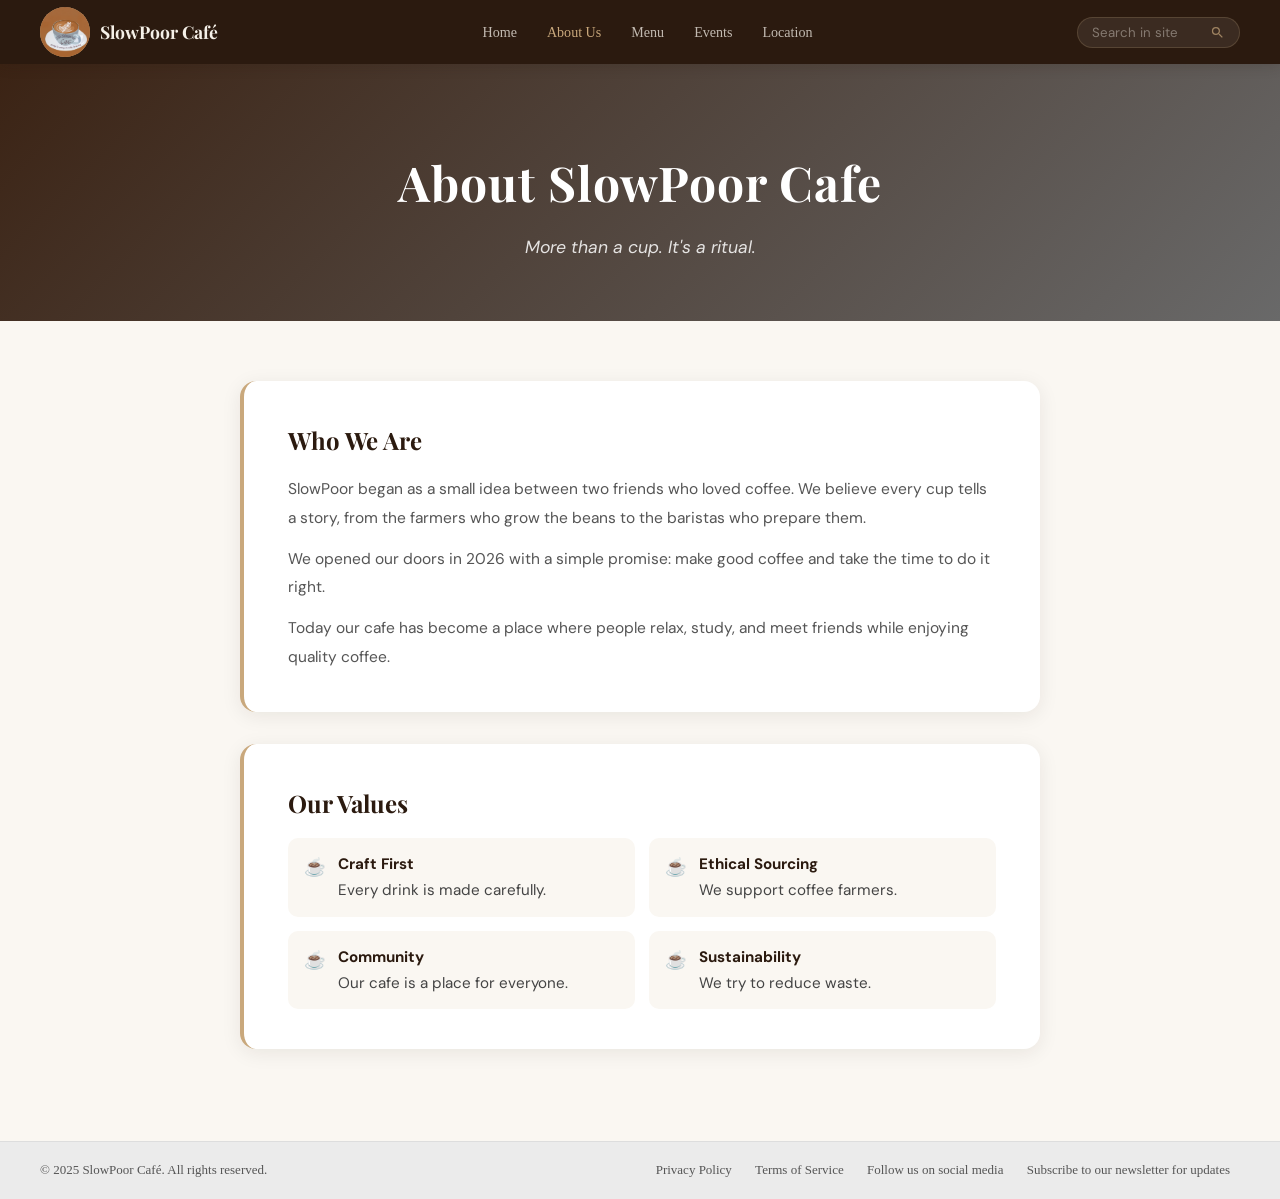
<file: about.html>
<!DOCTYPE html>
<html lang="en">
<head>
  <meta charset="UTF-8" />
  <meta name="viewport" content="width=device-width, initial-scale=1.0" />
  <title>About Us – SlowPoor Café</title>
  <link href="https://fonts.googleapis.com/css2?family=Playfair+Display:wght@400;600;700&family=DM+Sans:wght@300;400;500&display=swap" rel="stylesheet" />
  <link rel="stylesheet" href="style.css" />
  <style>
    /* ── About page styles ── */
    .about-hero {
      background: linear-gradient(135deg, #3b2314 0%, #696969 100%);
      color: white;
      text-align: center;
      padding: 80px 20px 60px;
    }
    .about-hero h1 {
      font-family: 'Playfair Display', serif;
      font-size: clamp(2rem, 5vw, 3rem);
      margin-bottom: 12px;
      letter-spacing: 0.02em;
    }
    .about-hero p {
      font-size: 1.1rem;
      opacity: 0.85;
      font-style: italic;
      font-family: 'DM Sans', sans-serif;
    }

    .about-body {
      max-width: 860px;
      margin: 0 auto;
      padding: 60px 30px;
    }

    .about-card {
      background: #fff;
      border-radius: 16px;
      box-shadow: 0 4px 20px rgba(43,26,15,0.08);
      padding: 40px 44px;
      margin-bottom: 32px;
      border-left: 4px solid #c9a87c;
    }

    .about-card h2 {
      font-family: 'Playfair Display', serif;
      font-size: 1.5rem;
      color: #2b1a0f;
      margin-bottom: 16px;
    }

    .about-card p {
      font-family: 'DM Sans', sans-serif;
      color: #555;
      line-height: 1.85;
      margin-bottom: 12px;
      font-size: 0.97rem;
    }

    .about-card p:last-child { margin-bottom: 0; }

    .values-list {
      list-style: none;
      padding: 0;
      display: grid;
      grid-template-columns: 1fr 1fr;
      gap: 14px;
    }

    .values-list li {
      display: flex;
      align-items: flex-start;
      gap: 12px;
      font-family: 'DM Sans', sans-serif;
      font-size: 0.95rem;
      color: #444;
      background: #faf7f2;
      border-radius: 10px;
      padding: 14px 16px;
    }

    .values-list li::before {
      content: '☕';
      font-size: 1.1rem;
      flex-shrink: 0;
      margin-top: 1px;
    }

    .values-list b {
      color: #2b1a0f;
      display: block;
      margin-bottom: 2px;
    }

    @media (max-width: 600px) {
      .values-list { grid-template-columns: 1fr; }
      .about-card { padding: 28px 22px; }
    }
  </style>
</head>

<body>

<!-- ══════════════════════════════════════════
     NAVBAR — same as Menu & Location
     ══════════════════════════════════════════ -->
<nav class="navbar" aria-label="Main navigation">
  <a class="navbar-brand" href="Home.html">
    <div class="navbar-logo" aria-hidden="true">
      <img src="image/logo.png" alt="SlowPoor Café logo" style="width:50px;height:50px;border-radius:50%;object-fit:cover;" />
    </div>
    <span class="navbar-name">SlowPoor Café</span>
  </a>

  <ul class="navbar-links" role="list">
    <li><a href="index.html">Home</a></li>
    <li><a href="about.html" class="active">About Us</a></li>
    <li><a href="Menu.html">Menu</a></li>
    <li><a href="Reservation.html">Events</a></li>
    <li><a href="Location.html">Location</a></li>
  </ul>

  <div class="navbar-search" role="search">
    <input type="search" id="navSearch" placeholder="Search in site" aria-label="Search in site" />
    <svg viewBox="0 0 24 24"><path d="M15.5 14h-.79l-.28-.27A6.471 6.471 0 0016 9.5 6.5 6.5 0 109.5 16c1.61 0 3.09-.59 4.23-1.57l.27.28v.79l5 4.99L20.49 19l-4.99-5zm-6 0C7.01 14 5 11.99 5 9.5S7.01 5 9.5 5 14 7.01 14 9.5 11.99 14 9.5 14z"/></svg>
  </div>
</nav>

<!-- ══════════════════════════════════════════
     HERO
     ══════════════════════════════════════════ -->
<div class="about-hero">
  <h1>About SlowPoor Cafe</h1>
  <p>More than a cup. It's a ritual.</p>
</div>

<!-- ══════════════════════════════════════════
     CONTENT (untouched text, better layout)
     ══════════════════════════════════════════ -->
<div class="about-body">

  <div class="about-card">
    <h2>Who We Are</h2>
    <p>
      SlowPoor began as a small idea between two friends who loved coffee.
      We believe every cup tells a story, from the farmers who grow the beans
      to the baristas who prepare them.
    </p>
    <p>
      We opened our doors in 2026 with a simple promise:
      make good coffee and take the time to do it right.
    </p>
    <p>
      Today our cafe has become a place where people relax,
      study, and meet friends while enjoying quality coffee.
    </p>
  </div>

  <div class="about-card">
    <h2>Our Values</h2>
    <ul class="values-list">
      <li><div><b>Craft First</b>Every drink is made carefully.</div></li>
      <li><div><b>Ethical Sourcing</b>We support coffee farmers.</div></li>
      <li><div><b>Community</b>Our cafe is a place for everyone.</div></li>
      <li><div><b>Sustainability</b>We try to reduce waste.</div></li>
    </ul>
  </div>

</div>

<!-- ══════════════════════════════════════════
     FOOTER — same as Menu & Location
     ══════════════════════════════════════════ -->
<footer>
  <div class="footer-inner">
    <span>© 2025 SlowPoor Café. All rights reserved.</span>
    <div>
      <a href="#">Privacy Policy</a>
      <a href="#">Terms of Service</a>
      <a href="https://www.facebook.com/profile.php?id=61580804151427">Follow us on social media</a>
      <a href="#">Subscribe to our newsletter for updates</a>
    </div>
  </div>
</footer>

</body>
</html>
</file>
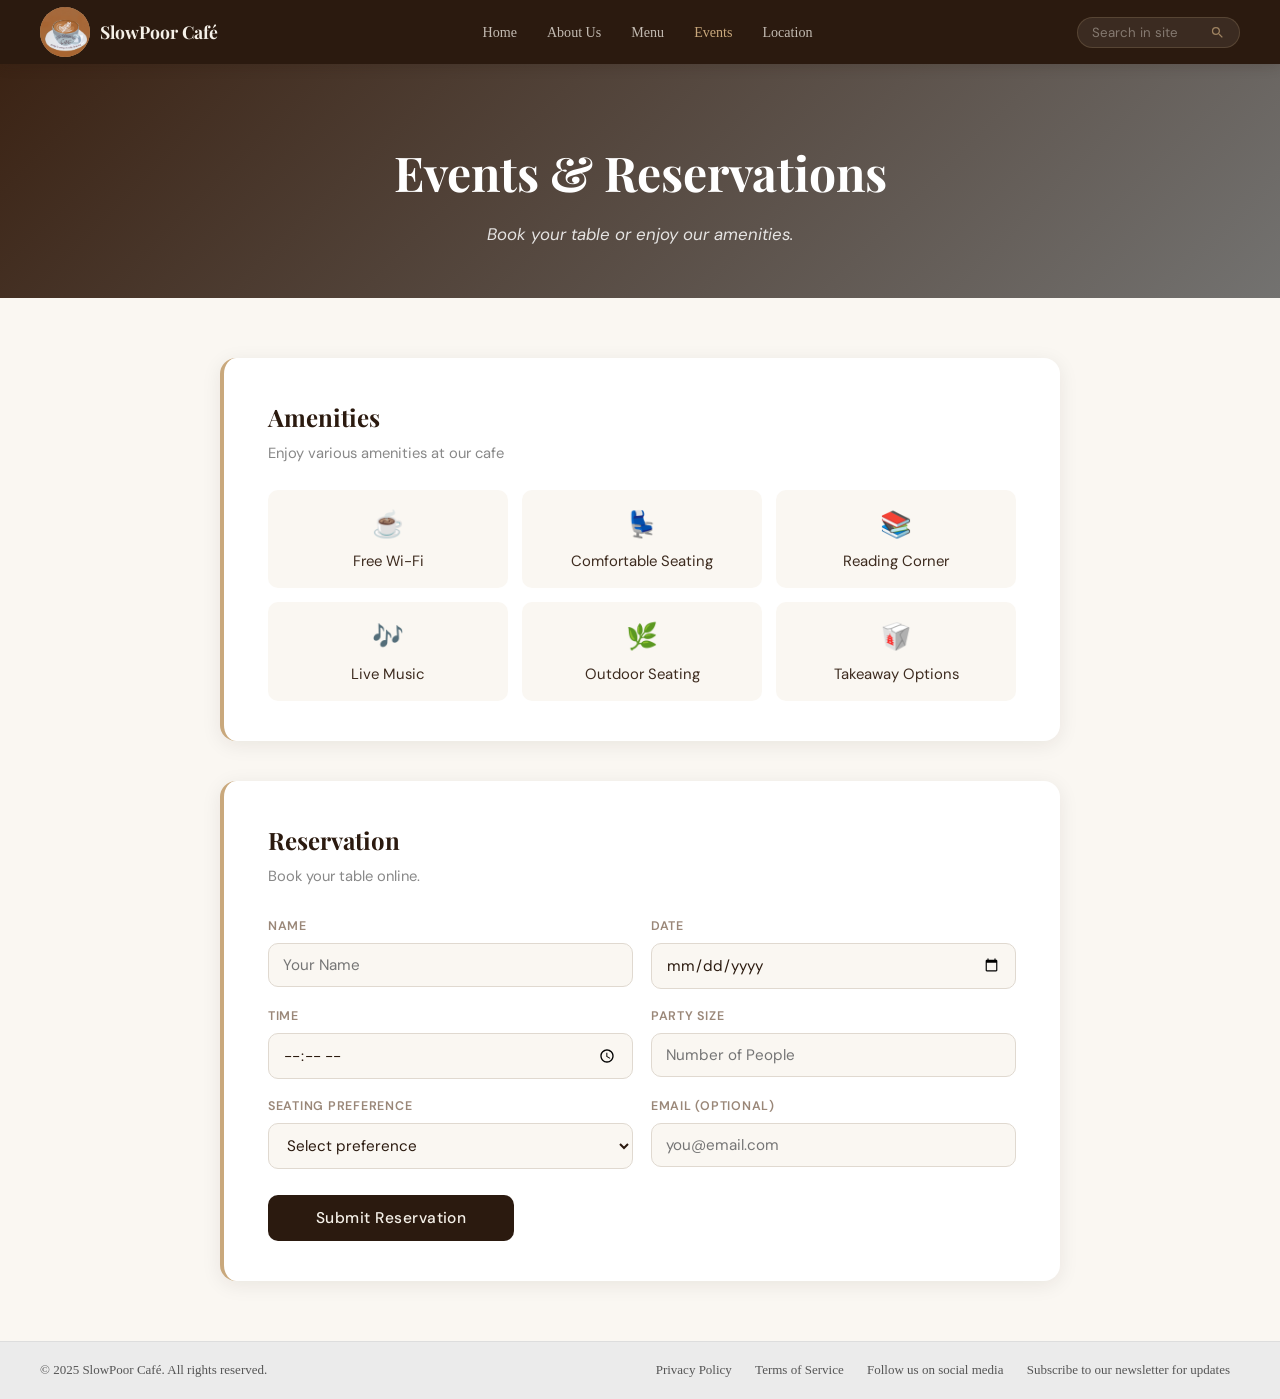
<file: Reservation.html>
<!DOCTYPE html>
<html lang="en">
<head>
  <meta charset="UTF-8" />
  <meta name="viewport" content="width=device-width, initial-scale=1.0" />
  <title>Events & Reservation – SlowPoor Café</title>
  <link href="https://fonts.googleapis.com/css2?family=Playfair+Display:wght@400;600;700&family=DM+Sans:wght@300;400;500&display=swap" rel="stylesheet" />
  <link rel="stylesheet" href="style.css" />
  <style>
    /* ── Reservation page styles ── */
    .res-hero {
      background: linear-gradient(135deg, #3b2314 0%, #737270 100%);
      color: white;
      text-align: center;
      padding: 70px 20px 50px;
    }
    .res-hero h1 {
      font-family: 'Playfair Display', serif;
      font-size: clamp(2rem, 5vw, 3rem);
      margin-bottom: 10px;
    }
    .res-hero p {
      font-family: 'DM Sans', sans-serif;
      font-size: 1.05rem;
      opacity: 0.85;
      font-style: italic;
    }

    .res-body {
      max-width: 900px;
      margin: 0 auto;
      padding: 60px 30px;
    }

    /* Amenities */
    .amenities-card {
      background: #fff;
      border-radius: 16px;
      box-shadow: 0 4px 20px rgba(43,26,15,0.08);
      padding: 40px 44px;
      margin-bottom: 40px;
      border-left: 4px solid #c9a87c;
    }

    .amenities-card h2 {
      font-family: 'Playfair Display', serif;
      font-size: 1.5rem;
      color: #2b1a0f;
      margin-bottom: 6px;
    }

    .amenities-card > p {
      font-family: 'DM Sans', sans-serif;
      color: #888;
      font-size: 0.92rem;
      margin-bottom: 24px;
    }

    .amenities-grid {
      display: grid;
      grid-template-columns: repeat(3, 1fr);
      gap: 14px;
      list-style: none;
      padding: 0;
    }

    .amenities-grid li {
      background: #faf7f2;
      border-radius: 10px;
      padding: 16px 14px;
      font-family: 'DM Sans', sans-serif;
      font-size: 0.93rem;
      color: #3d2b1f;
      text-align: center;
      line-height: 1.5;
    }

    .amenities-grid li span {
      display: block;
      font-size: 1.6rem;
      margin-bottom: 6px;
    }

    /* Reservation form card */
    .form-card {
      background: #fff;
      border-radius: 16px;
      box-shadow: 0 4px 20px rgba(43,26,15,0.08);
      padding: 40px 44px;
      border-left: 4px solid #c9a87c;
    }

    .form-card h2 {
      font-family: 'Playfair Display', serif;
      font-size: 1.5rem;
      color: #2b1a0f;
      margin-bottom: 6px;
    }

    .form-card .sub {
      font-family: 'DM Sans', sans-serif;
      color: #888;
      font-size: 0.92rem;
      margin-bottom: 28px;
    }

    .form-grid {
      display: grid;
      grid-template-columns: 1fr 1fr;
      gap: 18px;
    }

    .form-group {
      display: flex;
      flex-direction: column;
      gap: 6px;
    }

    .form-group label {
      font-family: 'DM Sans', sans-serif;
      font-size: 0.78rem;
      font-weight: 600;
      color: #9a8778;
      text-transform: uppercase;
      letter-spacing: 0.06em;
    }

    .form-group input,
    .form-group select {
      padding: 11px 14px;
      border: 1px solid #e0d9d0;
      border-radius: 10px;
      font-size: 0.95rem;
      font-family: 'DM Sans', sans-serif;
      outline: none;
      background: #faf7f2;
      color: #2b1a0f;
      transition: border-color .2s, box-shadow .2s;
    }

    .form-group input:focus,
    .form-group select:focus {
      border-color: #c9a87c;
      box-shadow: 0 0 0 3px rgba(201,168,124,0.15);
      background: #fff;
    }

    .form-submit {
      grid-column: 1 / -1;
      margin-top: 8px;
    }

    .form-submit button {
      background: #2b1a0f;
      color: #f5f0e8;
      padding: 13px 48px;
      border: none;
      border-radius: 10px;
      font-size: 0.97rem;
      font-family: 'DM Sans', sans-serif;
      font-weight: 500;
      cursor: pointer;
      letter-spacing: 0.03em;
      transition: background .2s, transform .1s;
    }

    .form-submit button:hover {
      background: #c9a87c;
      color: #2b1a0f;
    }

    .form-submit button:active { transform: scale(0.98); }

    @media (max-width: 700px) {
      .amenities-grid { grid-template-columns: repeat(2, 1fr); }
      .form-grid { grid-template-columns: 1fr; }
      .amenities-card, .form-card { padding: 28px 22px; }
    }

    @media (max-width: 420px) {
      .amenities-grid { grid-template-columns: 1fr; }
    }

    /* ── Validation ── */
    @keyframes shake {
      0%, 100% { transform: translateX(0); }
      20%       { transform: translateX(-7px); }
      40%       { transform: translateX(7px); }
      60%       { transform: translateX(-5px); }
      80%       { transform: translateX(5px); }
    }

    .field-error input,
    .field-error select {
      border-color: #c0392b !important;
      box-shadow: 0 0 0 3px rgba(192,57,43,0.15) !important;
      animation: shake 0.4s ease;
    }

    .error-msg {
      font-family: 'DM Sans', sans-serif;
      font-size: 0.78rem;
      color: #c0392b;
      margin-top: 4px;
    }
  </style>
</head>

<body>

<!-- ══════════════════════════════════════════
     NAVBAR 
     ══════════════════════════════════════════ -->
<nav class="navbar" aria-label="Main navigation">
  <a class="navbar-brand" href="Home.html">
    <div class="navbar-logo" aria-hidden="true">
      <img src="image/logo.png" alt="SlowPoor Café logo" style="width:50px;height:50px;border-radius:50%;object-fit:cover;" />
    </div>
    <span class="navbar-name">SlowPoor Café</span>
  </a>

  <ul class="navbar-links" role="list">
    <li><a href="index.html">Home</a></li>
    <li><a href="about.html">About Us</a></li>
    <li><a href="Menu.html">Menu</a></li>
    <li><a href="Reservation.html" class="active">Events</a></li>
    <li><a href="Location.html">Location</a></li>
  </ul>

  <div class="navbar-search" role="search">
    <input type="search" id="navSearch" placeholder="Search in site" aria-label="Search in site" />
    <svg viewBox="0 0 24 24"><path d="M15.5 14h-.79l-.28-.27A6.471 6.471 0 0016 9.5 6.5 6.5 0 109.5 16c1.61 0 3.09-.59 4.23-1.57l.27.28v.79l5 4.99L20.49 19l-4.99-5zm-6 0C7.01 14 5 11.99 5 9.5S7.01 5 9.5 5 14 7.01 14 9.5 11.99 14 9.5 14z"/></svg>
  </div>
</nav>

<!-- ══════════════════════════════════════════
     HERO
     ══════════════════════════════════════════ -->
<div class="res-hero">
  <h1>Events & Reservations</h1>
  <p>Book your table or enjoy our amenities.</p>
</div>

<div class="res-body">

  <!-- ══════════════════════════════════════════
       AMENITIES 
       ══════════════════════════════════════════ -->
  <div class="amenities-card">
    <h2>Amenities</h2>
    <p>Enjoy various amenities at our cafe</p>
    <ol class="amenities-grid">
      <li><span>&#9749;</span>Free Wi-Fi</li>
      <li><span>&#128186;</span>Comfortable Seating</li>
      <li><span>&#128218;</span>Reading Corner</li>
      <li><span>&#127926;</span>Live Music</li>
      <li><span>&#127807;</span>Outdoor Seating</li>
      <li><span>&#129377;</span>Takeaway Options</li>
    </ol>
  </div>

  <!-- ══════════════════════════════════════════
       RESERVATION FORM 
       ══════════════════════════════════════════ -->
  <div class="form-card" id="reservation">
    <h2>Reservation</h2>
    <p class="sub">Book your table online.</p>

    <form action="#" method="post" onsubmit="handleReservation(event)" novalidate>
      <div class="form-grid">

        <div class="form-group">
          <label for="res-name">Name</label>
          <input type="text" id="res-name" name="name" placeholder="Your Name" required />
        </div>

        <div class="form-group">
          <label for="res-date">Date</label>
          <input type="date" id="res-date" name="date" required />
        </div>

        <div class="form-group">
          <label for="res-time">Time</label>
          <input type="time" id="res-time" name="time" required />
        </div>

        <div class="form-group">
          <label for="res-party">Party Size</label>
          <input type="number" id="res-party" name="party"
                 placeholder="Number of People" min="1" max="20" required />
        </div>

        <div class="form-group">
          <label for="res-preference">Seating Preference</label>
          <select id="res-preference" name="preference">
            <option value="">Select preference</option>
            <option>Indoor</option>
            <option>Outdoor</option>
            <option>No Preference</option>
          </select>
        </div>

        <div class="form-group">
          <label for="res-email">Email (optional)</label>
          <input type="email" id="res-email" name="email" placeholder="you@email.com" />
        </div>

        <div class="form-submit">
          <button type="submit">Submit Reservation</button>
        </div>

      </div>
    </form>
  </div>

</div><!-- /res-body -->

<!-- ══════════════════════════════════════════
     FOOTER 
     ══════════════════════════════════════════ -->
<footer>
  <div class="footer-inner">
    <span>© 2025 SlowPoor Café. All rights reserved.</span>
    <div>
      <a href="#">Privacy Policy</a>
      <a href="#">Terms of Service</a>
      <a href="https://www.facebook.com/profile.php?id=61580804151427">Follow us on social media</a>
      <a href="#">Subscribe to our newsletter for updates</a>
    </div>
  </div>
</footer>

<!-- Reservation Toast -->
<div id="resToast" role="status" aria-live="polite" style="
  position: fixed;
  bottom: 32px;
  left: 50%;
  transform: translateX(-50%) translateY(80px);
  background: #2b1a0f;
  color: #f5f0e8;
  padding: 14px 28px;
  border-radius: 50px;
  font-family: 'DM Sans', sans-serif;
  font-size: 0.88rem;
  font-weight: 500;
  opacity: 0;
  transition: opacity .3s, transform .3s;
  pointer-events: none;
  z-index: 999;
  white-space: nowrap;
">✓ Reservation received! We'll see you soon. ☕</div>

<script>
  function handleReservation(e) {
    e.preventDefault();

    const requiredFields = [
      { id: 'res-name',  msg: 'Please enter your name.' },
      { id: 'res-date',  msg: 'Please select a date.' },
      { id: 'res-time',  msg: 'Please select a time.' },
      { id: 'res-party', msg: 'Please enter party size.' },
    ];

    // Clear previous errors
    document.querySelectorAll('.error-msg').forEach(el => el.remove());
    document.querySelectorAll('.field-error').forEach(el => el.classList.remove('field-error'));

    let hasError = false;

    requiredFields.forEach(({ id, msg }) => {
      const input = document.getElementById(id);
      if (!input.value.trim()) {
        const group = input.closest('.form-group');
        group.classList.add('field-error');
        const err = document.createElement('span');
        err.className = 'error-msg';
        err.textContent = msg;
        group.appendChild(err);
        hasError = true;
      }
    });

    if (hasError) return;

    // Show success toast
    const toast = document.getElementById('resToast');
    toast.style.opacity = '1';
    toast.style.transform = 'translateX(-50%) translateY(0)';
    setTimeout(() => {
      toast.style.opacity = '0';
      toast.style.transform = 'translateX(-50%) translateY(80px)';
    }, 3500);
    e.target.reset();
  }
</script>

</body>
</html>
</file>
<file: style.css>
/* ============================================================
   SlowPoor Café – style.css
   Combined: Classmate's design (Menu.zip) + My work (menu_updated)
   ============================================================ */

:root {
  --hero-bg:   #737270;
  --white:     #ffffff;
  --black:     #000000;
  --dark:      #1a1a1a;
  --muted:     #555555;
  --muted-lt:  #666666;
  --surface:   #EBEBEB;
  --border:    #eeeeee;
  --tag-bg:    #ACADAC;
  --nav-bg:    #2b1a0f;
  --nav-link:  rgba(245,240,232,0.75);
  --accent:    #333333;
  --table-hd:  #737270;
}

*, *::before, *::after { box-sizing: border-box; margin: 0; padding: 0; }

html {
  scroll-behavior: smooth;
  scroll-padding-top: 80px;
}

body {
  font-family: 'Times New Roman', Times, serif;
  background: #faf7f2;
  color: var(--dark);
  line-height: 1.6;
}

img { display: block; width: 100%; }
a   { text-decoration: none; color: inherit; }

/* ============================================================
   NAVBAR – exact same as Location page
   ============================================================ */

/* ── Styles for .header/.nav used by Home, About Us, Reservation pages ── */
.header {
  position: sticky;
  top: 0;
  z-index: 100;
  background: var(--nav-bg);
  box-shadow: 0 2px 12px rgba(43,26,15,0.18);
}

.nav {
  display: flex;
  align-items: center;
  justify-content: space-between;
  padding: 0 40px;
  height: 64px;
}

.nav-brand {
  display: flex;
  align-items: center;
  gap: 10px;
  font-family: 'Playfair Display', serif;
  font-size: 1.1rem;
  font-weight: 700;
  color: #f5f0e8;
  text-decoration: none;
}

.brand-logo {
  width: 50px;
  height: 50px;
  background: #c9a87c;
  border-radius: 50%;
  display: inline-block;
  flex-shrink: 0;
}

.nav-links {
  display: flex;
  align-items: center;
  gap: 2px;
  list-style: none;
}

.nav-links a {
  display: inline-block;
  padding: 8px 14px;
  font-size: 0.88rem;
  color: rgba(245,240,232,0.75);
  text-decoration: none;
  border-radius: 6px;
  transition: background .2s, color .2s;
}

.nav-links a:hover {
  background: rgba(201,168,124,0.15);
  color: #f5f0e8;
}

.nav-links a.active {
  color: #c9a87c;
  font-weight: 500;
}

.nav-search {
  display: flex;
  align-items: center;
  gap: 8px;
  background: rgba(255,255,255,0.08);
  border: 1px solid rgba(201,168,124,0.2);
  border-radius: 20px;
  padding: 6px 14px;
}

.nav-search input {
  background: transparent;
  border: none;
  outline: none;
  font-size: 0.83rem;
  color: #f5f0e8;
  width: 110px;
  padding: 0;
}

.nav-search input::placeholder { color: rgba(245,240,232,0.4); }

.search-icon {
  font-size: 0.85rem;
  flex-shrink: 0;
}

/* Reservation section */
.reservation-section {
  max-width: 800px;
  margin: 40px auto 50px;
  padding: 0 20px;
}

.reservation-section h2 {
  font-size: 28px;
  margin-bottom: 8px;
  font-weight: 700;
}

.reservation-section .sub {
  color: var(--muted);
  margin-bottom: 24px;
  font-size: 15px;
}

.form-grid {
  display: grid;
  grid-template-columns: 1fr 1fr;
  gap: 16px;
}

.form-group {
  display: flex;
  flex-direction: column;
  gap: 6px;
}

.form-group label {
  font-size: 0.82rem;
  font-weight: 600;
  color: var(--muted);
  text-transform: uppercase;
  letter-spacing: 0.05em;
}

.form-group input,
.form-group select {
  padding: 10px 14px;
  border: 1px solid #ddd;
  border-radius: 8px;
  font-size: 0.95rem;
  font-family: 'Times New Roman', Times, serif;
  outline: none;
  transition: border-color .2s;
}

.form-group input:focus,
.form-group select:focus {
  border-color: #c9a87c;
}

.form-submit {
  grid-column: 1 / -1;
  margin-top: 8px;
}

.form-submit button {
  background: var(--black);
  color: var(--white);
  padding: 12px 40px;
  border: none;
  border-radius: 8px;
  font-size: 16px;
  cursor: pointer;
  font-family: 'Times New Roman', Times, serif;
  transition: background-color 0.2s;
}

.form-submit button:hover { background: #333; }

@media (max-width: 820px) {
  .nav { padding: 0 20px; }
  .nav-links, .nav-search { display: none; }
  .form-grid { grid-template-columns: 1fr; }
}

.navbar {
  position: sticky;
  top: 0;
  z-index: 100;
  background: var(--nav-bg);
  display: flex;
  align-items: center;
  justify-content: space-between;
  padding: 0 40px;
  height: 64px;
  box-shadow: 0 2px 12px rgba(43,26,15,0.18);
}

.navbar-brand {
  display: flex;
  align-items: center;
  gap: 10px;
  text-decoration: none;
}

.navbar-logo {
  width: 50px;
  height: 50px;
  background: #c9a87c;
  border-radius: 50%;
  display: flex;
  align-items: center;
  justify-content: center;
  flex-shrink: 0;
}

.navbar-name {
  font-family: 'Playfair Display', serif;
  font-size: 1.1rem;
  font-weight: 700;
  color: #f5f0e8;
}

.navbar-links {
  display: flex;
  align-items: center;
  gap: 2px;
  list-style: none;
}

.navbar-links a {
  display: inline-block;
  padding: 8px 14px;
  font-size: 0.88rem;
  color: rgba(245,240,232,0.75);
  text-decoration: none;
  border-radius: 6px;
  transition: background .2s, color .2s;
}

.navbar-links a:hover {
  background: rgba(201,168,124,0.15);
  color: #f5f0e8;
}

.navbar-links a.active {
  color: #c9a87c;
  font-weight: 500;
}

.navbar-search {
  display: flex;
  align-items: center;
  gap: 8px;
  background: rgba(255,255,255,0.08);
  border: 1px solid rgba(201,168,124,0.2);
  border-radius: 20px;
  padding: 6px 14px;
}

.navbar-search input {
  background: transparent;
  border: none;
  outline: none;
  font-family: 'DM Sans', sans-serif;
  font-size: 0.83rem;
  color: #f5f0e8;
  width: 110px;
  padding: 0;
}

.navbar-search input::placeholder { color: rgba(245,240,232,0.4); }

.navbar-search svg {
  width: 15px;
  height: 15px;
  fill: rgba(201,168,124,0.7);
  flex-shrink: 0;
}

/* ============================================================
   SEARCH DROPDOWN  (Menu + Location pages)
   ============================================================ */

.search-dropdown {
  position: fixed;
  top: 64px;
  right: 40px;
  background: #fff;
  border: 1px solid #e8e3db;
  border-radius: 12px;
  box-shadow: 0 8px 32px rgba(43,26,15,0.15);
  z-index: 200;
  min-width: 280px;
  max-height: 360px;
  overflow-y: auto;
  display: none;
}

.search-dropdown.visible { display: block; }

.search-dropdown-item {
  display: flex;
  align-items: center;
  gap: 12px;
  padding: 12px 16px;
  cursor: pointer;
  border-bottom: 1px solid #f0ebe3;
  transition: background .15s;
  text-decoration: none;
  color: #3d2b1f;
}

.search-dropdown-item:last-child { border-bottom: none; }
.search-dropdown-item:hover { background: #faf7f2; }

/* Menu page: thumbnail image */
.search-dropdown-item img {
  width: 40px;
  height: 40px;
  object-fit: cover;
  border-radius: 8px;
  flex-shrink: 0;
}

/* Location page: icon circle */
.search-item-icon {
  width: 36px;
  height: 36px;
  background: #2b1a0f;
  border-radius: 50%;
  display: flex;
  align-items: center;
  justify-content: center;
  flex-shrink: 0;
}

.search-item-icon svg {
  width: 16px;
  height: 16px;
  fill: #c9a87c;
}

.search-item-info { display: flex; flex-direction: column; }
.search-item-name { font-size: 0.9rem; font-weight: 500; color: #2b1a0f; }
.search-item-meta { font-size: 0.78rem; color: #9a8778; line-height: 1.5; }

.search-no-results {
  padding: 16px;
  text-align: center;
  color: #9a8778;
  font-size: 0.88rem;
}

.search-highlight { color: #6b4226; font-weight: 600; }

/* Highlight pulse animation (Location page) */
@keyframes searchPulse {
  0%   { box-shadow: 0 0 0 0 rgba(201,168,124,0.6); }
  70%  { box-shadow: 0 0 0 10px rgba(201,168,124,0); }
  100% { box-shadow: 0 0 0 0 rgba(201,168,124,0); }
}

.search-pulse {
  animation: searchPulse 1.5s ease-out 2;
  outline: 2px solid #c9a87c;
  border-radius: 12px;
}

/* ============================================================
   HERO / MAIN BANNER
   ============================================================ */
.main {
  background-color: var(--hero-bg);
  display: flex;
  justify-content: center;
  text-align: center;
  color: var(--white);
  padding: 55px 20px 40px;
}

.content {
  font-size: 17px;
  margin-bottom: 20px;
}

.content h1 {
  font-size: clamp(1.8rem, 4vw, 2.6rem);
  font-weight: 700;
  margin-bottom: 10px;
}

.content p {
  font-size: 15px;
  opacity: 0.88;
  margin-bottom: 22px;
}

.Explorem {
  background-color: var(--black);
  color: var(--white);
  padding: 10px 35px;
  border: none;
  border-radius: 8px;
  font-size: 16px;
  margin-bottom: 25px;
  display: inline-block;
  cursor: pointer;
  font-family: 'Times New Roman', Times, serif;
  transition: background-color 0.2s;
}

.Explorem:hover { background-color: #333; }

.category {
  display: flex;
  gap: 15px;
  justify-content: center;
  margin-top: 5px;
}

.otherbtn {
  background-color: var(--tag-bg);
  color: var(--white);
  border: none;
  border-radius: 8px;
  min-width: 95px;
  padding: 10px 20px;
  cursor: pointer;
  font-family: 'Times New Roman', Times, serif;
  font-size: 14px;
  transition: background-color 0.2s;
}

/* ============================================================
   SPECIALTIES SECTION
   ============================================================ */
.specialties {
  text-align: center;
  padding: 60px 20px 40px;
}

.specialties h2 {
  font-size: 32px;
  margin-bottom: 10px;
}

.subtitle {
  color: var(--muted-lt);
  margin-bottom: 25px;
  font-size: 15px;
}

.order-btn {
  background-color: var(--black);
  color: var(--white);
  padding: 12px 60px;
  border: none;
  border-radius: 8px;
  font-size: 16px;
  cursor: pointer;
  margin-bottom: 50px;
  font-family: 'Times New Roman', Times, serif;
  transition: background-color 0.2s;
}

.order-btn:hover { background-color: #333; }

.menu-tabs {
  display: flex;
  justify-content: center;
  gap: 10px;
  flex-wrap: wrap;
  margin-bottom: 40px;
}

.tab-btn {
  background: #f5f5f5;
  border: 1px solid #ddd;
  color: var(--dark);
  padding: 8px 22px;
  border-radius: 20px;
  font-size: 14px;
  cursor: pointer;
  font-family: 'Times New Roman', Times, serif;
  transition: all 0.2s;
}

.tab-btn:hover,
.tab-btn.active {
  background: var(--black);
  color: var(--white);
  border-color: var(--black);
}

.grid-container {
  display: grid;
  grid-template-columns: repeat(3, 1fr);
  gap: 30px;
  max-width: 1000px;
  margin: 0 auto;
}

.card {
  border: 1px solid var(--border);
  border-radius: 12px;
  overflow: hidden;
  text-align: left;
  box-shadow: 0 2px 10px rgba(0,0,0,0.05);
  background: var(--white);
  transition: box-shadow 0.2s;
}

.card:hover { box-shadow: 0 6px 20px rgba(0,0,0,0.10); }

.card.hidden { display: none; }

.image-placeholder {
  height: 200px;
  display: flex;
  align-items: center;
  justify-content: center;
  overflow: hidden;
  background-color: transparent;
  padding: 10px;
}

.card-img {
  width: auto;
  max-width: 100%;
  height: 100%;
  max-height: 180px;
  object-fit: contain;
  display: block;
}

.card-info {
  padding: 15px;
}

.card-info h3 {
  margin: 0;
  font-size: 18px;
  font-weight: 600;
}

.card-info p {
  margin: 5px 0 0;
  color: var(--dark);
  font-weight: bold;
  font-size: 16px;
}

/* ============================================================
   IMAGE MAP SECTION
   ============================================================ */
.imagemap-section {
  max-width: 1000px;
  margin: 0 auto 50px;
  padding: 0 20px;
}

.imagemap-section img {
  width: 100%;
  height: 320px;
  object-fit: cover;
  border-radius: 10px;
  display: block;
}

.imagemap-caption {
  text-align: center;
  font-size: 13px;
  color: var(--muted);
  margin-top: 8px;
}

/* ============================================================
   FULL MENU PRICE TABLE
   ============================================================ */
.table-section {
  max-width: 1000px;
  margin: 0 auto 50px;
  padding: 0 20px;
}

.table-section h2 {
  font-size: 22px;
  margin-bottom: 16px;
  font-weight: 700;
}

table {
  width: 100%;
  border-collapse: collapse;
  font-size: 14px;
}

thead tr {
  background: var(--table-hd);
  color: var(--white);
}

thead th {
  padding: 12px 16px;
  text-align: left;
  font-weight: 600;
}

tbody tr:nth-child(even) { background: #f7f5f3; }

tbody td {
  padding: 10px 16px;
  border-bottom: 1px solid #e8e4df;
}

tbody tr:hover { background: #eeebe7; }

/* ============================================================
   ALLERGEN SECTION
   ============================================================ */
.allergen-section {
  max-width: 1000px;
  margin: 0 auto 50px;
  padding: 0 20px;
}

.allergen-section h2 {
  font-size: 22px;
  margin-bottom: 10px;
  font-weight: 700;
}

.allergen-section .allergen-note {
  font-size: 13px;
  color: var(--muted);
  margin-bottom: 12px;
}

.allergen-section ul {
  list-style: disc;
  padding-left: 22px;
  columns: 2;
  font-size: 14px;
  color: var(--muted);
  line-height: 2;
}

/* ============================================================
   FOOTER
   ============================================================ */
footer {
  background: var(--surface);
  border-top: 1px solid #ddd;
  padding: 18px 40px;
}

.footer-inner {
  max-width: 1200px;
  margin: 0 auto;
  display: flex;
  justify-content: space-between;
  align-items: center;
  flex-wrap: wrap;
  gap: 8px;
  font-size: 13px;
  color: var(--muted);
}

.footer-inner a { margin: 0 10px; transition: color 0.2s; }
.footer-inner a:hover { color: var(--dark); }

/* ============================================================
   RESPONSIVE
   ============================================================ */
@media (max-width: 900px) {
  .grid-container { grid-template-columns: repeat(2, 1fr); gap: 20px; }
  .form-grid      { grid-template-columns: 1fr; }
  .allergen-section ul { columns: 1; }
}

@media (max-width: 820px) {
  .navbar { padding: 0 20px; }
  .navbar-links, .navbar-search { display: none; }
  .search-dropdown { right: 16px; left: 16px; min-width: unset; }
}

@media (max-width: 520px) {
  .grid-container { grid-template-columns: 1fr; }
  .category       { flex-wrap: wrap; }
  .footer-inner   { flex-direction: column; text-align: center; }
}
</file>
